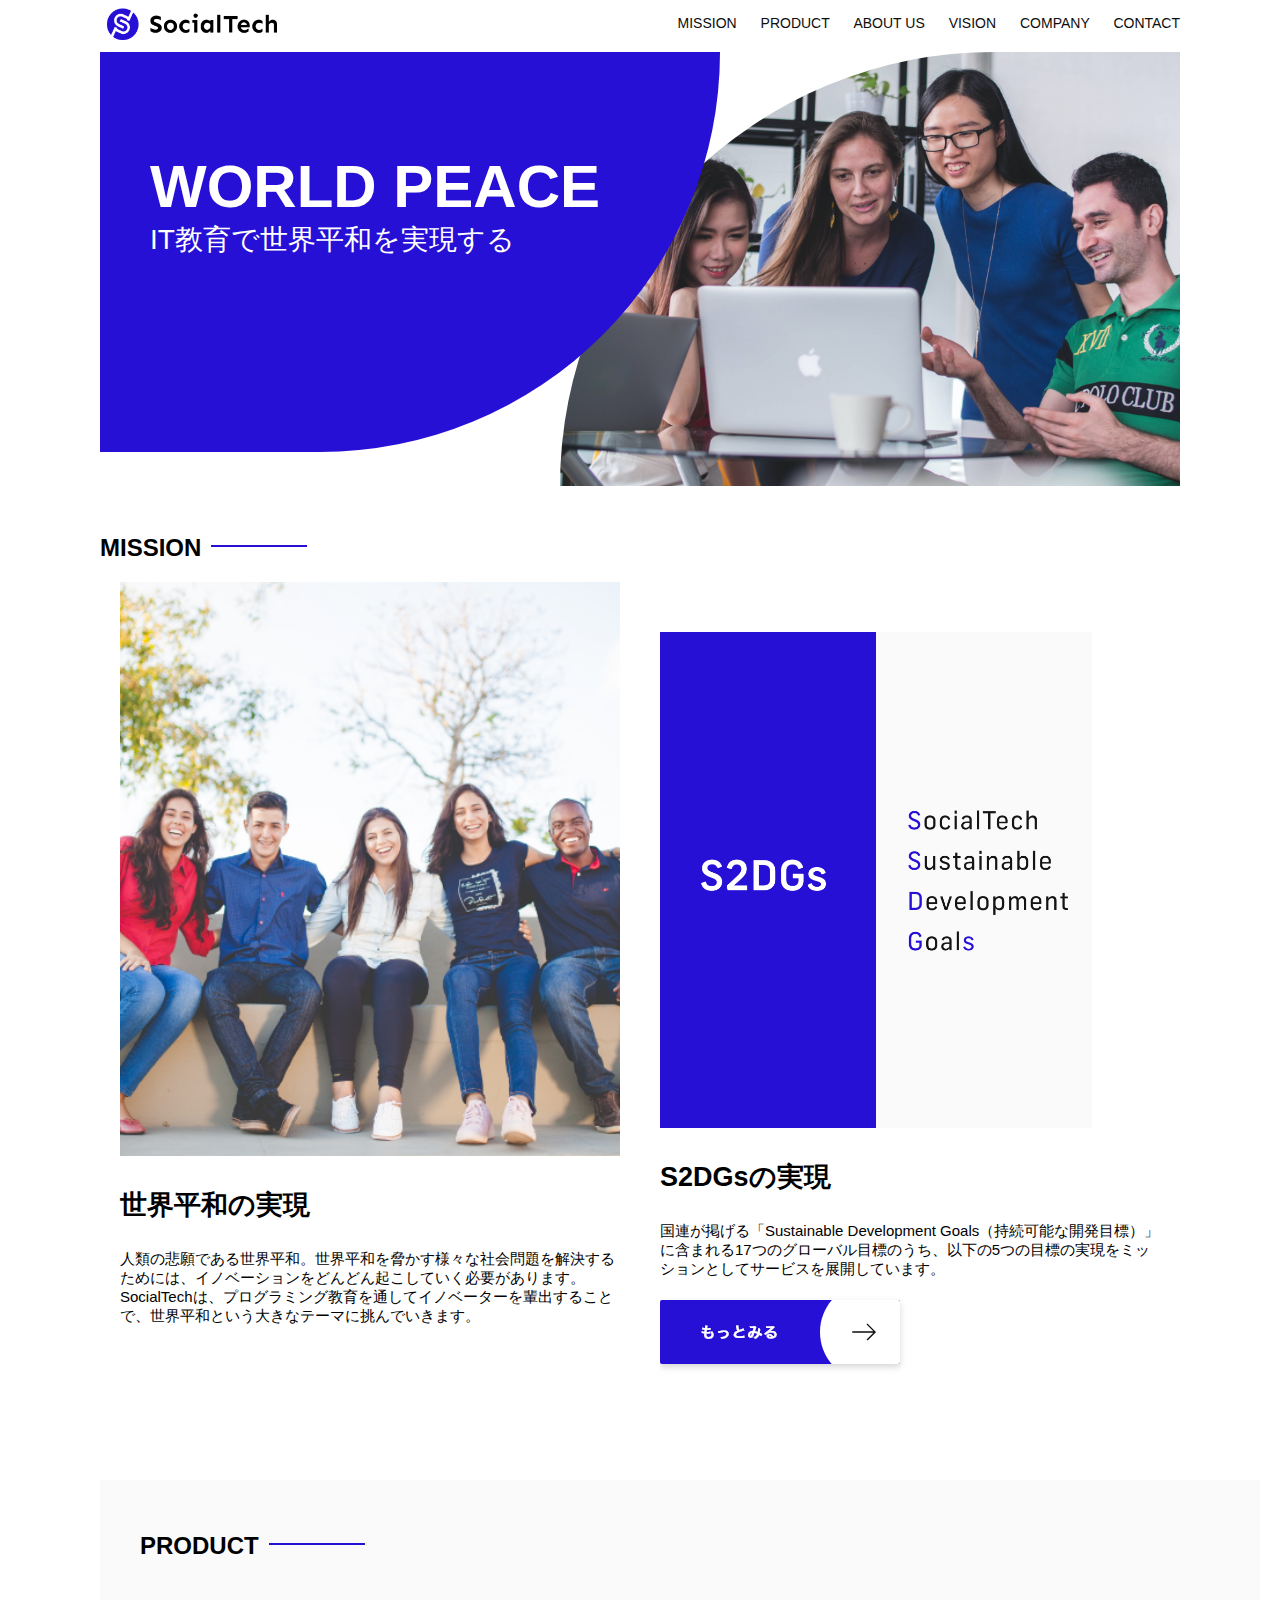
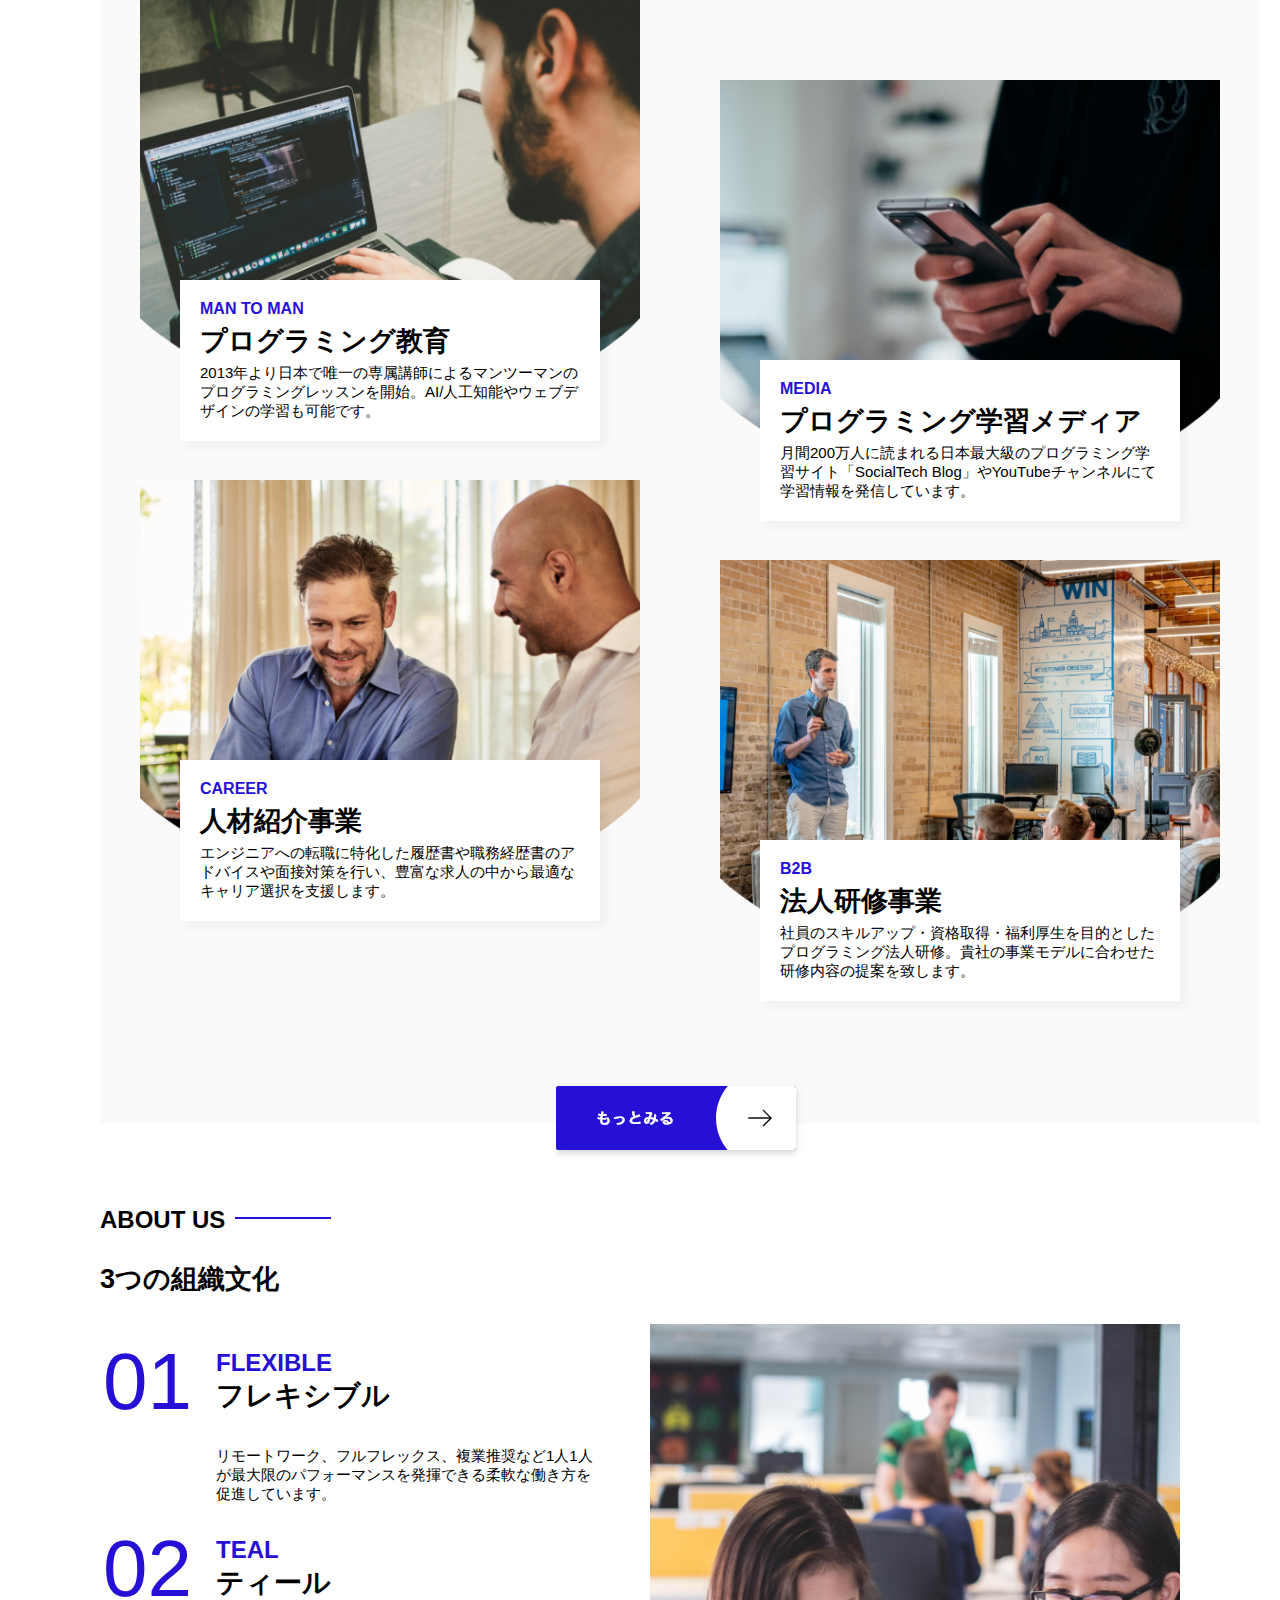
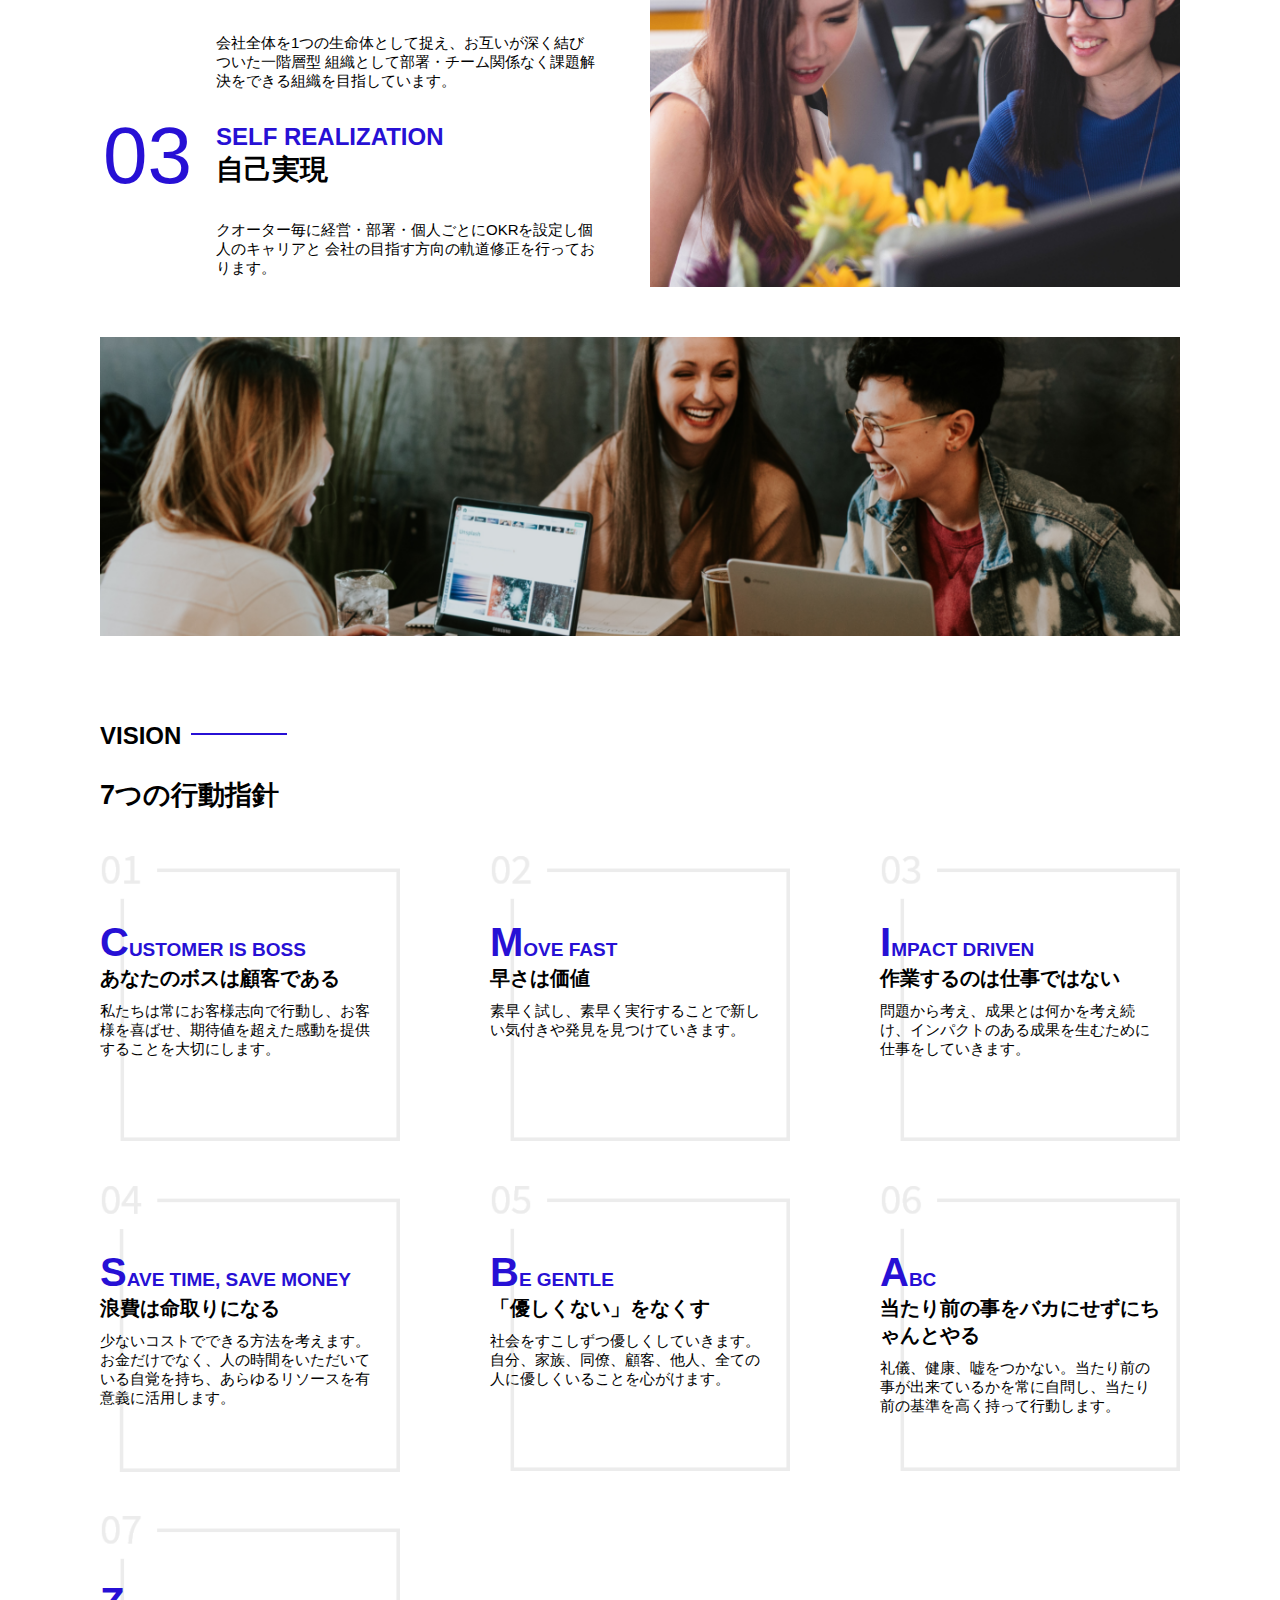
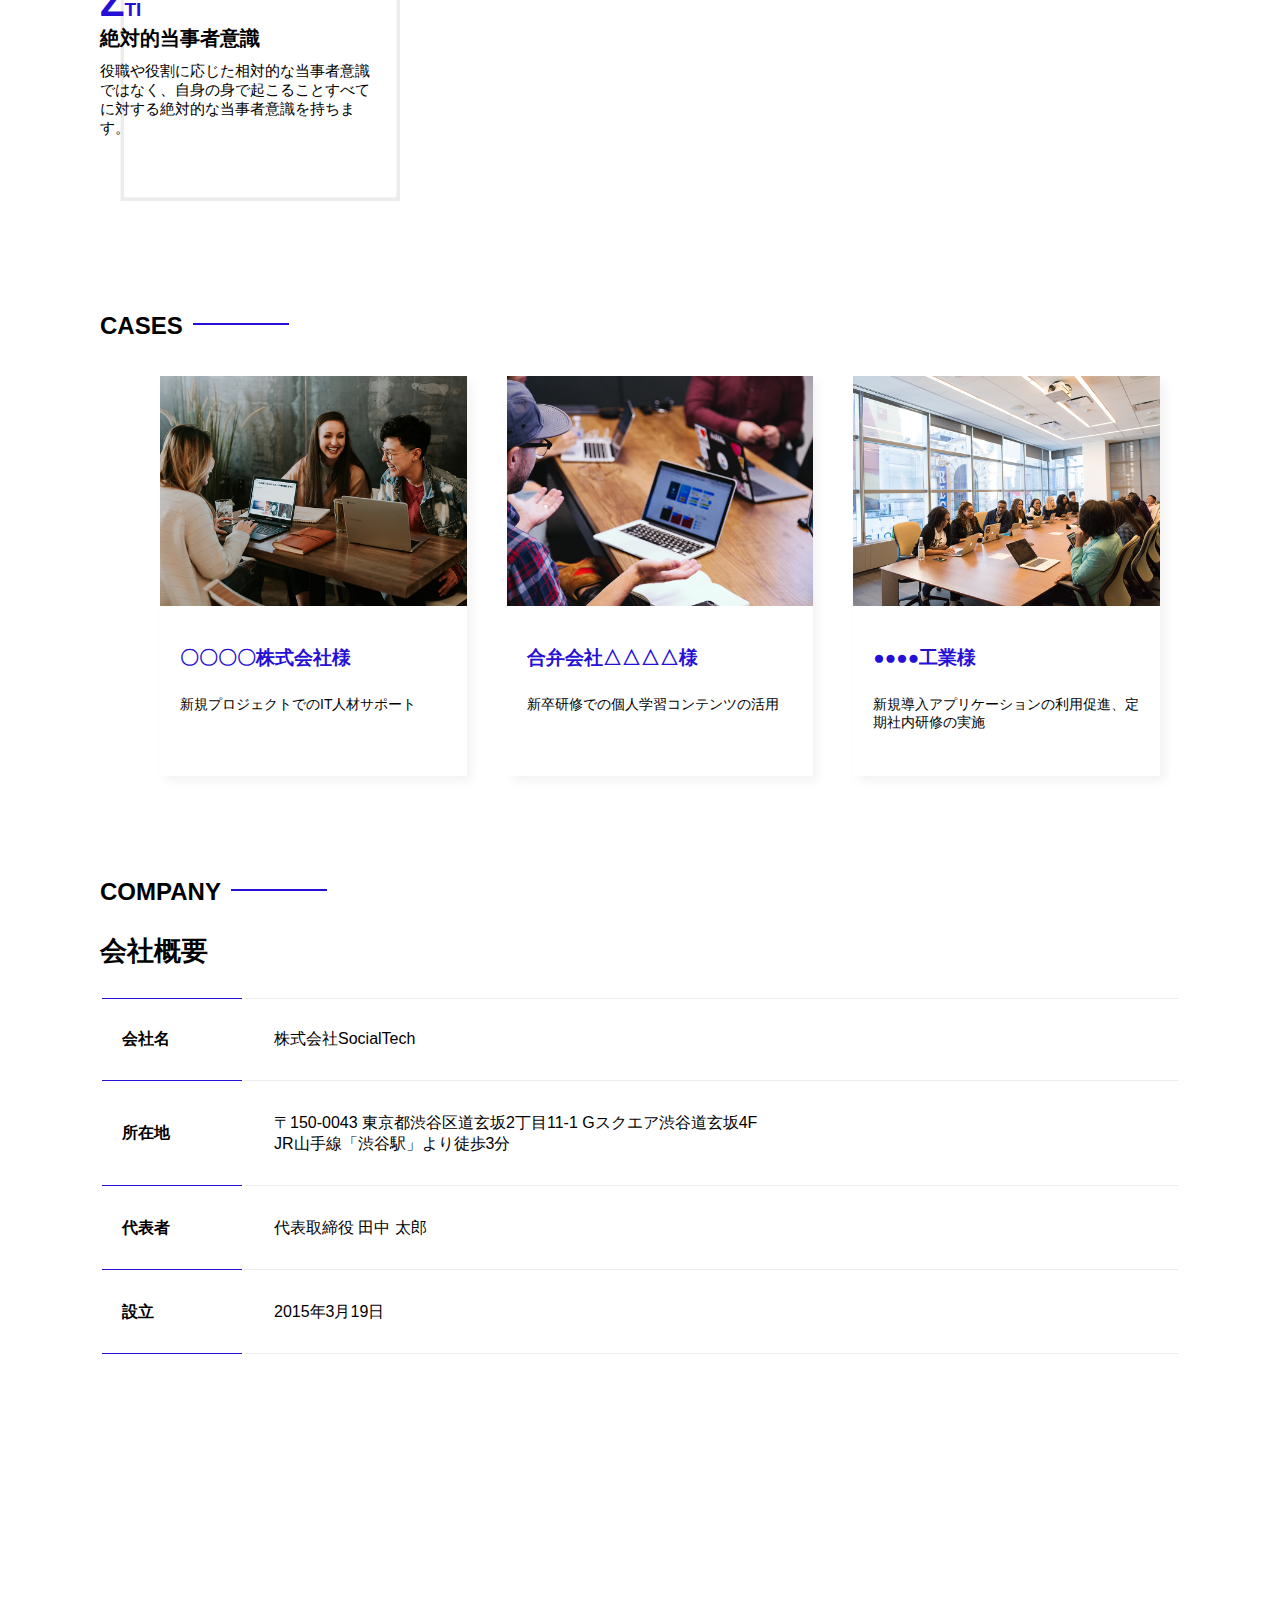
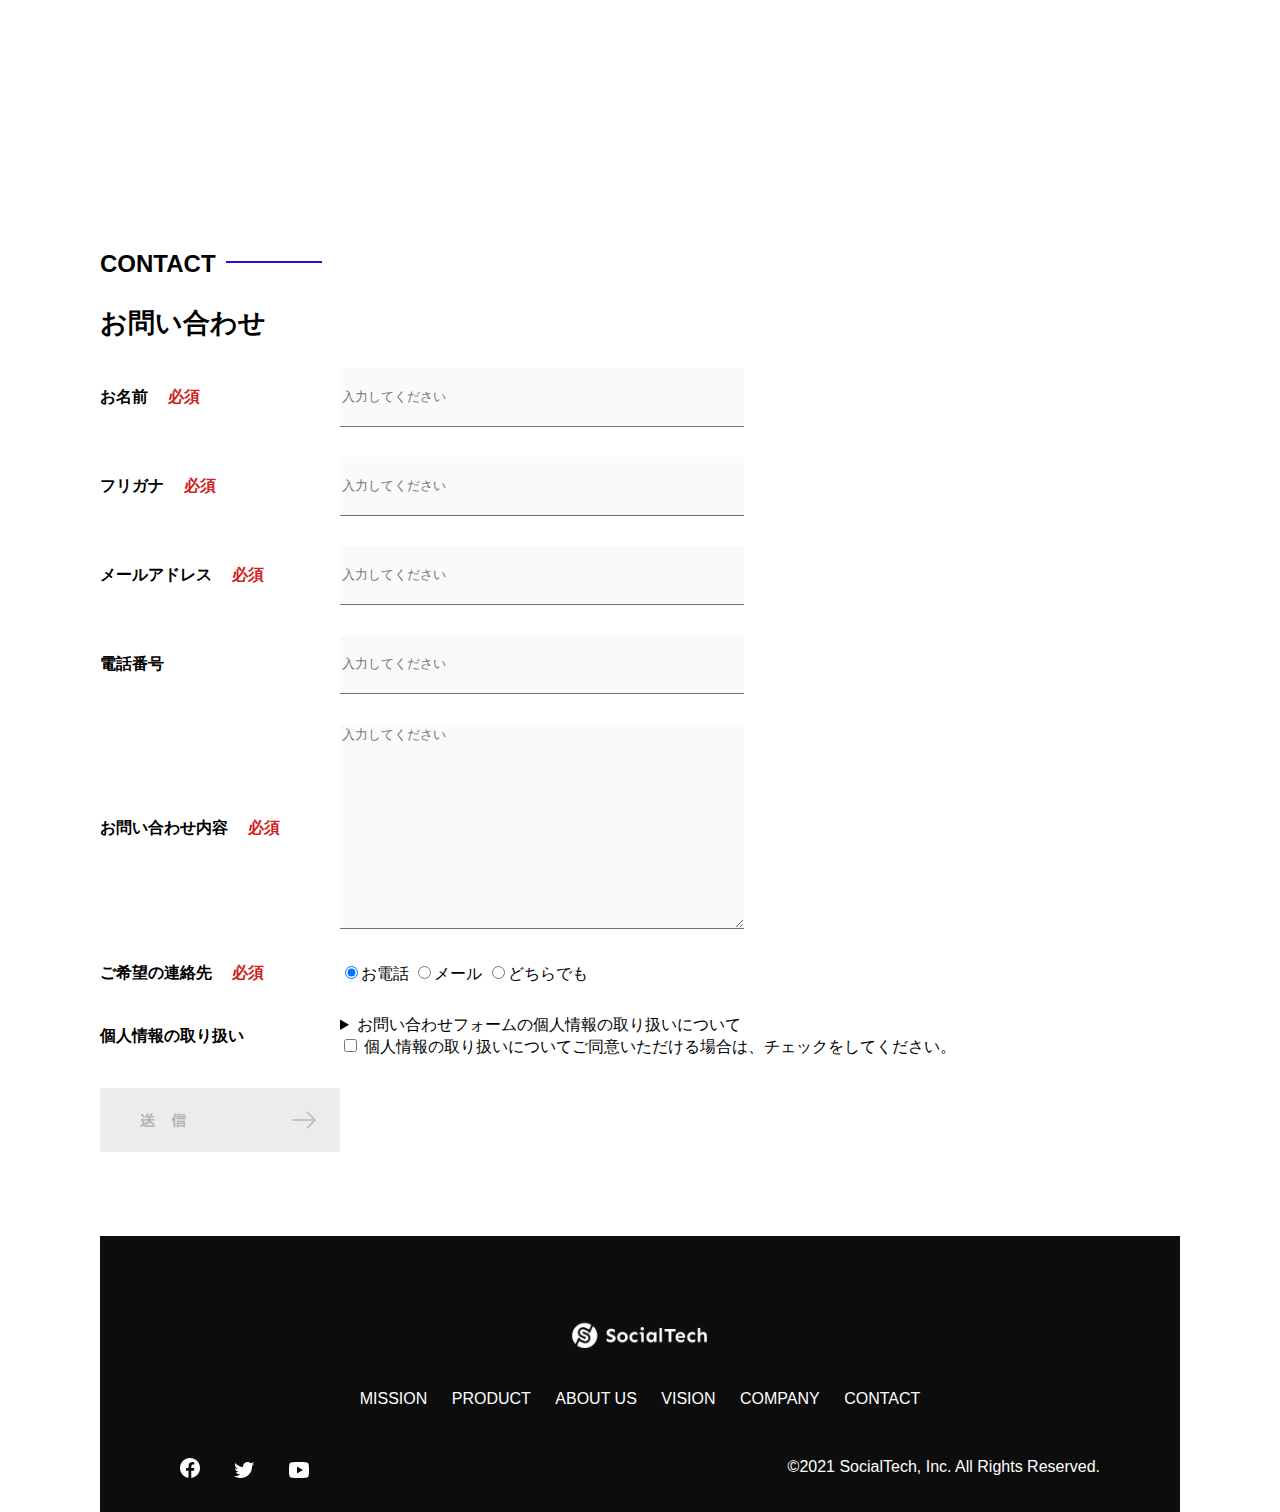
<file: kadai_012/index.html>
<!DOCTYPE html>
<html>
  <head>
    <title>SocialTech</title>
    <meta charset="UTF-8" />
    <meta
      name="description"
      content="SocialTechはEdTech業界のリーディングカンパニーを目指します。"
    />
    <meta name="viewport" content="width=device-width, initial-scale=1.0" />
    <link rel="stylesheet" href="style.css" />
  </head>
  <body>
    <!-- ヘッダー -->
    <header>
      <!-- ロゴ -->
      <a href="index.html" id="logo"
        ><img src="images/logo.png" alt="トップページに戻る"
      /></a>

      <!-- PC用ナビゲーション -->
      <nav id="nav-pc">
        <a href="mission.html">MISSION</a>
        <a href="product.html">PRODUCT</a>
        <a href="index.html#aboutus">ABOUT US</a>
        <a href="index.html#vision">VISION</a>
        <a href="index.html#company">COMPANY</a>
        <a href="index.html#contact">CONTACT</a>
      </nav>
    </header>
    <main>
      <article>
        <!-- メインビジュアル -->
        <section id="main-visual">
          <div id="main-message">
            <h1>WORLD PEACE</h1>
            <p>IT教育で世界平和を実現する</p>
          </div>
          <img
            src="images/index/index-main.png"
            alt="PCの周りに集まる多国籍の仲間たち"
          />
        </section>
        <!--ミッション-->
        <section id="mission">
          <h2 class="index-h2">MISSION</h2>
          <div id="mission-flex">
            <div>
              <img
                id="mission-photo"
                src="images/index/index-mission.png"
                alt="屋外のベンチで写真を撮影する多国籍の仲間たち"
              />
              <h3>世界平和の実現</h3>
              <p>
                人類の悲願である世界平和。世界平和を脅かす様々な社会問題を解決するためには、イノベーションをどんどん起こしていく必要があります。SocialTechは、プログラミング教育を通してイノベーターを輩出することで、世界平和という大きなテーマに挑んでいきます。
              </p>
            </div>
            <div>
              <img id="s2dgs" src="images/index/s2dgs.png" alt="S2DGs" />
              <h3>S2DGsの実現</h3>
              <p>
                国連が掲げる「Sustainable Development
                Goals（持続可能な開発目標）」に含まれる17つのグローバル目標のうち、以下の5つの目標の実現をミッションとしてサービスを展開しています。
              </p>
              <a href="mission.html">
                <img src="images/button-more.png" alt="もっとみる" />
              </a>
            </div>
          </div>
        </section>
        <!-- プロダクト -->
        <section id="product">
          <h2 class="index-h2">PRODUCT</h2>
          <div>
            <div id="product-left">
              <div>
                <img
                  class="product-photo"
                  src="images/index/index-mantoman.png"
                  alt="PCでコードを書く男性"
                />
                <div class="product-explain">
                  <span>MAN TO MAN</span>
                  <h3>プログラミング教育</h3>
                  <p>
                    2013年より日本で唯一の専属講師によるマンツーマンのプログラミングレッスンを開始。AI/人工知能やウェブデザインの学習も可能です。
                  </p>
                </div>
              </div>
              <div>
                <img
                  class="product-photo"
                  src="images/index/index-career.png"
                  alt="笑顔で話し合う2人の男性"
                />
                <div class="product-explain">
                  <span>CAREER</span>
                  <h3>人材紹介事業</h3>
                  <p>
                    エンジニアへの転職に特化した履歴書や職務経歴書のアドバイスや面接対策を行い、豊富な求人の中から最適なキャリア選択を支援します。
                  </p>
                </div>
              </div>
            </div>
            <div id="product-right">
              <div>
                <img
                  class="product-photo"
                  src="images/index/index-media.png"
                  alt="スマートフォンを操作する人"
                />
                <div class="product-explain">
                  <span>MEDIA</span>
                  <h3>プログラミング学習メディア</h3>
                  <p>
                    月間200万人に読まれる日本最大級のプログラミング学習サイト「SocialTech
                    Blog」やYouTubeチャンネルにて学習情報を発信しています。
                  </p>
                </div>
              </div>
              <div>
                <img
                  class="product-photo"
                  src="images/index/index-b2b.png"
                  alt="講演中の男性とそれを聴く人々"
                />
                <div class="product-explain">
                  <span>B2B</span>
                  <h3>法人研修事業</h3>
                  <p>
                    社員のスキルアップ・資格取得・福利厚生を目的としたプログラミング法人研修。貴社の事業モデルに合わせた研修内容の提案を致します。
                  </p>
                </div>
              </div>
            </div>
          </div>
          <div>
            <a id="product-more" href="product.html">
              <img src="images/button-more.png" alt="もっとみる" />
            </a>
          </div>
        </section>
        <!---ABOUT US-->
        <section id="aboutus">
          <h2 class="index-h2">ABOUT US</h2>
          <h3>3つの組織文化</h3>
          <div>
            <table class="culture-table">
              <tr>
                <td>
                  <span class="culture-num">01</span>
                </td>
                <td>
                  <span class="culture-en">FLEXIBLE</span>
                  <span class="culture-jp">フレキシブル</span>
                </td>
              </tr>
              <tr>
                <td>
                  <!--空のセル-->
                </td>
                <td>
                  <p class="culture-description">
                    リモートワーク、フルフレックス、複業推奨など1人1人が最大限のパフォーマンスを発揮できる柔軟な働き方を促進しています。
                  </p>
                </td>
              </tr>
              <tr>
                <td>
                  <span class="culture-num">02</span>
                </td>
                <td>
                  <span class="culture-en">TEAL</span>
                  <span class="culture-jp">ティール</span>
                </td>
              </tr>
              <tr>
                <td>
                  <!--空のセル-->
                </td>
                <td>
                  <p class="culture-description">
                    会社全体を1つの生命体として捉え、お互いが深く結びついた一階層型
                    組織として部署・チーム関係なく課題解決をできる組織を目指しています。
                  </p>
                </td>
              </tr>
              <tr>
                <td>
                  <span class="culture-num">03</span>
                </td>
                <td>
                  <span class="culture-en">SELF REALIZATION</span>
                  <span class="culture-jp">自己実現</span>
                </td>
              </tr>
              <tr>
                <td>
                  <!--空のセル-->
                </td>
                <td>
                  <p class="culture-description">
                    クオーター毎に経営・部署・個人ごとにOKRを設定し個人のキャリアと
                    会社の目指す方向の軌道修正を行っております。
                  </p>
                </td>
              </tr>
            </table>
            <img
              class="culture-img"
              src="images/index/index-aboutus1.png"
              alt="笑顔で話し合う2人の女性"
            />
          </div>
          <img
            class="culture-img2"
            src="images/index/index-aboutus2.png"
            alt="笑顔で話し合う3人の男女"
          />
        </section>
        <!-- VISION -->
        <section id="vision">
          <h2 class="index-h2">VISION</h2>
          <h3>7つの行動指針</h3>
          <div>
            <div class="vision-box">
              <img src="images/index/vision-01.png" alt="01" />
              <span>
                <h4>CUSTOMER IS BOSS</h4>
                <h5>あなたのボスは顧客である</h5>
                <p>
                  私たちは常にお客様志向で行動し、お客様を喜ばせ、期待値を超えた感動を提供することを大切にします。
                </p>
              </span>
            </div>
            <div class="vision-box">
              <img src="images/index/vision-02.png" alt="02" />
              <span>
                <h4>MOVE FAST</h4>
                <h5>早さは価値</h5>
                <p>
                  素早く試し、素早く実行することで新しい気付きや発見を見つけていきます。
                </p>
              </span>
            </div>
            <div class="vision-box">
              <img src="images/index/vision-03.png" alt="03" />
              <span>
                <h4>IMPACT DRIVEN</h4>
                <h5>作業するのは仕事ではない</h5>
                <p>
                  問題から考え、成果とは何かを考え続け、インパクトのある成果を生むために仕事をしていきます。
                </p>
              </span>
            </div>
            <div class="vision-box">
              <img src="images/index/vision-04.png" alt="04" />
              <span>
                <h4>SAVE TIME, SAVE MONEY</h4>
                <h5>浪費は命取りになる</h5>
                <p>
                  少ないコストでできる方法を考えます。お金だけでなく、人の時間をいただいている自覚を持ち、あらゆるリソースを有意義に活用します。
                </p>
              </span>
            </div>
            <div class="vision-box">
              <img src="images/index/vision-05.png" alt="05" />
              <span>
                <h4>BE GENTLE</h4>
                <h5>「優しくない」をなくす</h5>
                <p>
                  社会をすこしずつ優しくしていきます。自分、家族、同僚、顧客、他人、全ての人に優しくいることを心がけます。
                </p>
              </span>
            </div>
            <div class="vision-box">
              <img src="images/index/vision-06.png" alt="06" />
              <span>
                <h4>ABC</h4>
                <h5>当たり前の事をバカにせずにちゃんとやる</h5>
                <p>
                  礼儀、健康、嘘をつかない。当たり前の事が出来ているかを常に自問し、当たり前の基準を高く持って行動します。
                </p>
              </span>
            </div>
            <div class="vision-box">
              <img src="images/index/vision-07.png" alt="07" />
              <span>
                <h4>ZTI</h4>
                <h5>絶対的当事者意識</h5>
                <p>
                  役職や役割に応じた相対的な当事者意識ではなく、自身の身で起こることすべてに対する絶対的な当事者意識を持ちます。
                </p>
              </span>
            </div>
          </div>
        </section>
        <!-- CASES -->
        <section id="cases">
          <h2 class="index-h2">CASES</h2>
          <ul>
            <li class="case-card">
              <img class="case-imgsrc" src="images/index/case-1.png" alt="仲良く語り合う3人">
              <div class="case-info">
                <h4 class="case-name">〇〇〇〇株式会社様</h4>
                <p class="case-content">新規プロジェクトでのIT人材サポート</p>
              </div>
            </li>
            <li class="case-card">
              <img class="case-imgsrc" src="images/index/case-2.png" alt="PCでコンテンツを見る">
              <div class="case-info">
                <h4 class="case-name">合弁会社△△△△様</h4>
                <p class="case-content">新卒研修での個人学習コンテンツの活用</p>
              </div>
            </li>
            <li class="case-card">
              <img class="case-imgsrc" src="images/index/case-3.png" alt="社内研修中の会議室">
              <div class="case-info">
                <h4 class="case-name">	●●●●工業様</h4>
                <p class="case-content">新規導入アプリケーションの利用促進、定期社内研修の実施</p>
              </div>
            </li>
          </ul>
        </section>

        <!-- COMPANY -->
        <section id="company">
          <h2 class="index-h2">COMPANY</h2>
          <h3>会社概要</h3>
          <table id="company-table">
            <tr>
              <th class="tableheader-first">会社名</th>
              <td class="cell-first">株式会社SocialTech</td>
            </tr>
            <tr>
              <th class="tableheader">所在地</th>
              <td class="cell">
                〒150-0043 東京都渋谷区道玄坂2丁目11-1 Gスクエア渋谷道玄坂4F<br />JR山手線「渋谷駅」より徒歩3分
              </td>
            </tr>
            <tr>
              <th class="tableheader">代表者</th>
              <td class="cell">代表取締役 田中 太郎</td>
            </tr>
            <tr>
              <th class="tableheader">設立</th>
              <td class="cell">2015年3月19日</td>
            </tr>
          </table>
          <iframe
            src="https://www.google.com/maps/embed?pb=!1m18!1m12!1m3!1d3241.7759544892483!2d139.69399665123464!3d35.65789123876098!2m3!1f0!2f0!3f0!3m2!1i1024!2i768!4f13.1!3m3!1m2!1s0x60188caa0042e8d1%3A0xba130bea826a7aa2!2z44CSMTUwLTAwNDMg5p2x5Lqs6YO95riL6LC35Yy66YGT546E5Z2C77yS5LiB55uu77yR77yR4oiS77yR!5e0!3m2!1sja!2sjp!4v1636872991912!5m2!1sja!2sjp"
            style="border: 0"
            allowfullscreen=""
            loading="lazy"
          >
          </iframe>
        </section>
        <!-- お問い合わせフォーム -->
        <section id="contact">
          <h2 class="index-h2">CONTACT</h2>
          <h3>お問い合わせ</h3>
          <form>
            <div>
              <div class="contact-heading">
                <label class="contact-label"
                  >お名前<span class="contact-span">必須</span></label
                >
              </div>
              <div class="contact-form">
                <input
                  type="text"
                  name="name"
                  placeholder="入力してください"
                  class="contact-textbox"
                />
              </div>
            </div>
            <div>
              <div class="contact-heading">
                <label class="contact-label"
                  >フリガナ<span class="contact-span">必須</span></label
                >
              </div>
              <div>
                <input
                  type="text"
                  name="hurigana"
                  placeholder="入力してください"
                  class="contact-textbox"
                />
              </div>
            </div>
            <div>
              <div class="contact-heading">
                <label class="contact-label"
                  >メールアドレス<span class="contact-span">必須</span></label
                >
              </div>
              <div>
                <input
                  type="text"
                  name="email"
                  placeholder="入力してください"
                  class="contact-textbox"
                />
              </div>
            </div>
            <div>
              <div class="contact-heading">
                <label class="contact-label">電話番号</label>
              </div>
              <div>
                <input
                  type="text"
                  name="tel"
                  placeholder="入力してください"
                  class="contact-textbox"
                />
              </div>
            </div>
            <div>
              <div class="contact-heading">
                <label class="contact-label"
                  >お問い合わせ内容<span class="contact-span">必須</span></label
                >
              </div>
              <div>
                <textarea
                  class="contact-textarea"
                  placeholder="入力してください"
                  name="message"
                ></textarea>
              </div>
            </div>
            <div>
              <div class="contact-heading">
                <label class="contact-label"
                  >ご希望の連絡先<span class="contact-span">必須</span></label
                >
              </div>
              <div>
                <input
                  class="radiobutton"
                  type="radio"
                  value="tel"
                  name="contact"
                  checked
                /><label>お電話</label>
                <input
                  class="radiobutton"
                  type="radio"
                  value="mail"
                  name="contact"
                /><label>メール</label>
                <input
                  class="radiobutton"
                  type="radio"
                  value="both"
                  name="contact"
                /><label>どちらでも</label>
              </div>
            </div>
            <div>
              <div class="contact-heading">
                <label class="contact-label">個人情報の取り扱い</label>
              </div>
              <div>
                <details>
                  <summary>
                    お問い合わせフォームの個人情報の取り扱いについて
                  </summary>
                  <div>
                    <span>１．組織の名称又は氏名</span><br />
                    株式会社SocialTech<br /><br />
                    <span
                      >２．個人情報保護管理者（若しくはその代理人）の氏名又は職名、所属及び連絡先
                      鈴木 一郎 コーポレート部</span
                    ><br />
                    メールアドレス：support@socialtech.net<br />
                    TEL：03-xxxx-xxxx<br />
                    <span>３．個人情報の利用目的</span><br />
                    ・本サービス及び本サービスに関連する情報の提供又はそれらに関する連絡のため<br />
                    ・ユーザーの本人確認のため<br />
                    ・当社サービスのご案内のため<br />
                    ・当社の商品等の広告または宣伝（電子メールによるものを含むものとします。）<br /><br />
                    <span>４．個人情報の取り扱い業務の委託</span><br />
                    個人情報の取扱業務の全部または一部を外部に業務委託する場合があります。<br />
                    その際、弊社は、個人情報を適切に保護できる管理体制を敷き実行していることを条件として<br />
                    委託先を厳選したうえで、機密保持契約を委託先と締結し、お客様の個人情報を厳密に管理させます。<br /><br />
                    <span>５．個人情報の開示等の請求</span><br />
                    お客様は、弊社に対してご自身の個人情報の開示等（利用目的の通知、開示、内容の訂正・追加・削除、利用の停止または消去、第三者への提供の停止）に関して、当社問合わせ窓口に申し出ることができます。<br />
                    その際、弊社はお客様ご本人を確認させていただいたうえで、合理的な期間内に対応いたします。<br /><br />
                    なお、個人情報に関する弊社問合わせ先は、次の通りです。<br /><br />
                    株式会社SocialTech　個人情報問合せ窓口<br />
                    〒150-0043　東京都渋谷区道玄坂2丁目11-1 Ｇスクエア渋谷道玄坂
                    4F<br />
                    メールアドレス：support@socialtech.net　TEL：03-xxxx-xxxx<br /><br />
                    <span>６．個人情報を提供されることの任意性について</span
                    ><br /><br />
                    お客様がご自身の個人情報を弊社に提供されるか否かは、お客様のご判断によりますが、もしご提供されない場合には、適切なサービスが提供できない場合がありますので予めご了承ください。
                  </div>
                </details>
                <input type="checkbox" name="agree" />
                <span
                  >個人情報の取り扱いについてご同意いただける場合は、チェックをしてください。</span
                >
              </div>
            </div>
            <input
              type="image"
              value="Submit"
              src="images/button-submit.png"
              alt="送信する"
            />
          </form>
        </section>
      </article>
      <footer>
        <div id="footer-logo">
          <img src="images/logo-sp.png" alt="SocialTech" />
        </div>
        <div id="footer-link">
          <a href="mission.html">MISSION</a>
          <a href="product.html">PRODUCT</a>
          <a href="index.html#aboutus">ABOUT US</a>
          <a href="index.html#vision">VISION</a>
          <a href="index.html#company">COMPANY</a>
          <a href="index.html#contact">CONTACT</a>
        </div>
        <div id="sns-footer">
          <a href="https://www.facebook.com/sejuku2013"
            ><img src="images/button-facebook.png" alt="Facebookのリンク"
          /></a>
          <a href="https://twitter.com/samuraijuku"
            ><img src="images/button-twitter.png" alt="Twitterのリンク"
          /></a>
          <a href="https://www.youtube.com/channel/UCCFOQO5aDK0xXam4cUQXT8g"
            ><img src="images/button-youtube.png" alt="YouTubeのリンク"
          /></a>
          <span id="copyright"
            >&copy;2021 SocialTech, Inc. All Rights Reserved.
          </span>
        </div>
      </footer>
    </main>
  </body>
</html>
</file>
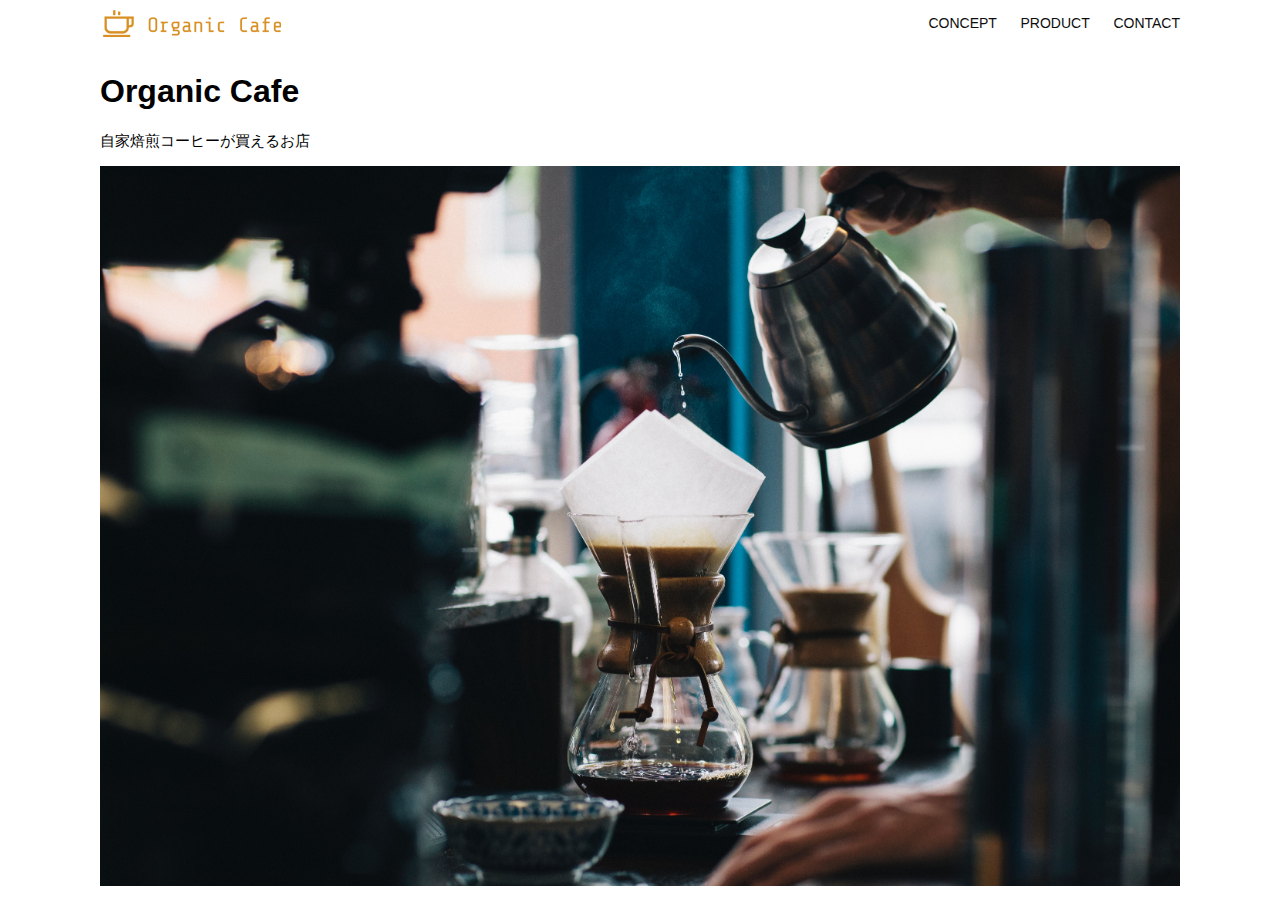
<file: kadai_013/index.html>
<!DOCTYPE html>
<html>
  <head>
    <title>Organic Cafe</title>
    <meta charset="UTF-8" />
    <meta
      name="description"
      content="自家焙煎のコーヒーがお家で楽しめるOrganic Cafe"
    />
    <meta name="viewport" content="width=device-width, initial-scale=1.0" />
    <link rel="stylesheet" href="style.css" />
  </head>
  <body>
    <!-- ヘッダー -->
    <header>
      <!-- ロゴ -->
      <a href="index.html" id="logo"
        ><img src="images/logo.png" alt="トップページに戻る"
      /></a>

      <!-- PC用ナビゲーション -->
      <nav id="nav-pc">
        <a href="index.html#concept">CONCEPT</a>
        <a href="index.html#product">PRODUCT</a>
        <a href="index.html#contact">CONTACT</a>
      </nav>
      <img id="menu-sp" src=images/button-menu.png alt=ナビゲーションを開く onclick="document.getElementById('nav-sp').style.display = 'block' " >
      <nav id="nav-sp">
        <img id="close" src="images/button-close.png" alt="ナビゲーションを閉じる" onclick="document.getElementById('nav-sp').style.display = 'none' ">
        <a id="logo-sp" href="index.html" onclick="document.getElementById('nav-sp').style.display = none">
          <img src="images/logo-sp.png" alt="トップページに戻る">
        </a>
        <a class="menu" href="index.html#concept" onclick="document.getElementById('nav-sp').style.display= 'none' ">
          CONCEPT
        </a>
        <a class="menu" href="index.html#concept" onclick="document.getElementById('nav-sp').style.display= 'none' ">
          PRODUCT
        </a>
        <a class="menu" href="index.html#concept" onclick="document.getElementById('nav-sp').style.display= 'none' ">
          CONTACT
        </a>
      </nav>
    </header>
    <main>
      <article>
        <!-- メインビジュアル -->
        <section id="main-visual">
          <div id="main-message">
            <h1>Organic Cafe</h1>
            <p>自家焙煎コーヒーが買えるお店</p>
          </div>
          <img
            src="images/main-image.jpg"
            alt="コーヒーをハンドドリップで淹れる画像"
          />
        </section>
      </article>
    </main>
  </body>
</html>
</file>
<file: kadai_012/style.css>
/* PC、スマホ共通スタイル */
body {
  font-family: "Source Sans Pro", "Hiragino Kaku Gothic ProN", Meiryo, Arial,
    sans-serif;
}

p {
  font-size: 15px;
}

/*================
PC用のスタイル 
=================*/
/* 横幅設定 */
body {
  max-width: 1080px;
  min-width: 960px;
  margin: 0 auto 0 auto;
}

/* ヘッダー */
header {
  display: flex;
  justify-content: space-between;
}

/* ナビゲーションのレイアウト */
#nav-pc {
  text-align: right;
  font-size: 14px;
  padding-top: 15px;
}

/* ナビゲーションのリンクの装飾設定 */
#nav-pc>a {
  text-decoration: none;
  margin-left: 20px;
}

#nav-pc>a:link {
  color: #0d0d0d;
}

#nav-pc>a:visited {
  color: #0d0d0d;
}

#nav-pc>a:hover {
  color: #0d0d0d;
  text-decoration: underline;
}

#nav-pc>a:active {
  color: #0d0d0d;
}

/* メインビジュアル*/
#main-visual {
  position: relative;
  height: 400px;
}

#main-message {
  position: absolute;
  top: 0;
  left: 0;
  background-color: #2710d5;
  color: #ffffff;
  border-radius: 0 0 476px 0;
  max-width: 620px;
  height: 100%;
  width: 100%;
  z-index: 11;
}

#main-message>h1 {
  font-size: 60px;
  font-weight: bold;
  margin: 100px 0 0 50px;
}

#main-message>p {
  font-size: 28px;
  margin: 0 0 0 50px;
}

#main-visual>img {
  max-width: 620px;
  border-radius: 476px 0 0 0;
  position: absolute;
  top: 0;
  right: 0;
  z-index: 10;
}

/* 見出し */
h2 {
  margin: 40px 0 0 0;
}

h2::after {
  content: url("images/line.png");
  margin-left: 10px;
}

h3 {
  font-size: 27px;
}

/* ミッション */
#mission {
  margin: 80px auto 80px auto;
  width: 100%;
}

#mission-flex {
  width: 100%;
  display: flex;
}

#mission-flex>div {
  width: 50%;
  margin: 20px;
}

#mission-photo {
  width: 100%;
}

#s2dgs {
  margin-top: 50px;
}

/* プロダクト */
#product {
  background-color: #fafafa;
  width: 100%;
  margin: 80px 0 80px 0;
  padding: 10px 40px 0px 40px;
}

/* 外枠 */
#product>div {
  margin-top: 40px;
  display: flex;
}

/* 左のカラム */
#product-left {
  width: 50%;
  margin-right: 20px;
}

/* 右のカラム */
#product-right {
  width: 50%;
  margin-left: 20px;
  margin-top: 80px;
}

/* 画像＋説明の枠 */
#product-left>div {
  position: relative;
  height: 480px;
  margin-right: 20px;
}

#product-right>div {
  position: relative;
  height: 480px;
  margin-left: 20px;
}

/* 画像 */
.product-photo {
  width: 100%;
}

/* 説明文の枠 */
.product-explain {
  background-color: #ffffff;
  position: absolute;
  left: 0;
  top: 280px;
  margin: 0 40px 0 40px;
  padding: 20px;
  box-shadow: 5px 5px 10px rgba(0, 0, 0, 0.05);
}

/* 説明文の英語 */
.product-explain>span {
  color: #2710d5;
  font-weight: bold;
  font-size: 16px;
  margin: 0;
}

/* 説明文の見出し */
.product-explain>h3 {
  margin: 5px 0 5px 0;
}

/* 説明文 */
.product-explain>p {
  margin: 0;
}

/* 「もっとみる」ボタン */
#product-more {
  margin: 0 auto -42px auto;
}

/* ABOUT US */
#aboutus {
  margin: 80px auto 80px auto;
}

/* 3つの組織文化と画像を入れる枠 */
#aboutus>div {
  display: flex;
}

/* 画像 */
.culture-img {
  width: 100%;
  align-self: flex-start;
}

.culture-img2 {
  margin-top: 50px;
  width: 100%;
}

/* 3つの組織文化の表 */
.culture-table {
  max-width: 500px;
  margin-right: 50px;
}

/* 番号 */
.culture-num {
  font-size: 80px;
  color: #2710d5;
  margin: 0 20px 0 0;
}

/* 組織文化英語 */
.culture-en {
  color: #2710d5;
  font-weight: bold;
  font-size: 24px;
  display: block;
}

/* 組織文化日本語 */
.culture-jp {
  font-size: 28px;
  font-weight: bold;
}

/* 説明文 */
.culture-description {
  margin: 0;
}

/* ビジョン */
#vision {
  margin: 80px auto 80px auto;
}

/* セクション内の外枠 */
#vision>div {
  width: 100%;
  display: flex;
  justify-content: space-between;
  flex-wrap: wrap;
}

/* 7つの行動指針の枠 */
.vision-box {
  width: 300px;
  height: 300px;
  margin-bottom: 30px;
  position: relative;
}

.vision-box>img {
  width: 100%;
  height: auto;
  position: absolute;
  top: 0;
  left: 0;
  z-index: 30;
}

.vision-box>span {
  position: absolute;
  top: 0;
  left: 0;
  z-index: 31;
  margin-right: 20px;
}

.vision-box>span>h4 {
  color: #2710d5;
  font-size: 19px;
  margin: 80px 0 0 0;
  Ï
}

.vision-box>span>h4::first-letter {
  font-size: 40px;
}

.vision-box>span>h5 {
  font-size: 20px;
  margin: 0 0 0 0;
}

.vision-box>span>p {
  margin: 10px 0 0 0;
}

/* ケース */
#cases {
  margin: 80px auto 80px auto;
}

ul {
  display: flex;
  list-style: none;
}

li {
  width: 33%;
  margin: 20px;
}

.case-card {
  background-color: #ffffff;
  min-height: 400px;
  box-shadow: 5px 5px 10px rgba(0, 0, 0, 0.05);
}

.case-imgsrc {
  width: 100%;
}

.case-info {
  padding: 10px 20px;
}

.case-name {
  color: #2710d5;
  font-size: 19px;
}

.case-content {
  font-size: 14px;
}

/* 会社概要 */
#company {
  margin: 80px auto 80px auto;
}

#company-table {
  width: 100%;
}

.tableheader {
  text-align: left;
  padding: 20px;
  border-bottom-color: #2710d5;
  border-bottom-width: 1px;
  border-bottom-style: solid;
  width: 100px;
}

.tableheader-first {
  text-align: left;
  padding: 20px;
  border-bottom-color: #2710d5;
  border-bottom-width: 1px;
  border-bottom-style: solid;
  border-top-color: #2710d5;
  border-top-width: 1px;
  border-top-style: solid;
  width: 100px;
}

.cell {
  padding: 30px;
  border-bottom-color: #ececec;
  border-bottom-width: 1px;
  border-bottom-style: solid;
}

.cell-first {
  padding: 30px;
  border-bottom-color: #ececec;
  border-bottom-width: 1px;
  border-bottom-style: solid;
  border-top-color: #ececec;
  border-top-width: 1px;
  border-top-style: solid;
}

#company>iframe {
  width: 100%;
  height: 368px;
  margin-top: 40px;
}

/* お問い合わせ */
#contact {
  margin: 80px auto 80px auto;
}

/* 外枠 */
#contact>form>div {
  display: flex;
  flex-direction: row;
  flex-wrap: wrap;
  padding-bottom: 30px;
}

/* 左列の見出し */
.contact-heading {
  width: 240px;
  align-self: center;
}

/* 見出しのラベル */
.contact-label {
  font-weight: bold;
}

/* 必須 */
.contact-span {
  color: #ce2222;
  margin: 0 0 0 20px;
  font-weight: bold;
}

/* テキストボックス */
.contact-textbox {
  border-top: 0;
  border-left: 0;
  border-right: 0;
  border-bottom-width: 1px;
  border-bottom-color: #707070;
  border-bottom-style: solid;
  background-color: #fafafa;
  width: 400px;
  height: 56px;
}

/* お問い合わせ内容のテキストエリア */
.contact-textarea {
  border-top: 0;
  border-left: 0;
  border-right: 0;
  border-bottom-width: 1px;
  border-bottom-color: #707070;
  border-bottom-style: solid;
  background-color: #fafafa;
  width: 400px;
  height: 200px;
}

/* 個人情報の取り扱い */
details {
  width: 700px;
}

details>div {
  background-color: #fafafa;
  padding: 20px;
}

details>div>span {
  font-weight: bold;
}

/* フッター */
footer {
  background-color: #0d0d0d;
  text-align: center;
  padding: 80px 80px 30px 80px;
}

#footer-logo {
  margin-bottom: 30px;
}

#footer-link {
  margin-bottom: 50px;
}
#footer-link > a {
  text-decoration: none;
  margin: 10px;
}
#footer-link > a:link {
  color: #ffffff;
}
#footer-link > a:visited {
  color: #ffffff;
}
#footer-link > a:hover {
  color: #ffffff;
  text-decoration: underline;
}
#footer-link > a:active {
  color: #ffffff;
}

#sns-footer {
  text-align: left;
  width: 100%;
}

#sns-footer > a {
  margin-right: 30px;
}

#copyright {
  color: #ffffff;
  float: right;
}
</file>
<file: kadai_013/style.css>
/* PC、スマホ共通スタイル */
body {
  font-family: "Source Sans Pro", "Hiragino Kaku Gothic ProN", Meiryo, Arial,
    sans-serif;
}

p {
  font-size: 15px;
}

#main-visual>img {
  width: 100%;
}

/*================
PC用のスタイル 
=================*/
@media screen and (min-width: 768px) {
  /* 横幅設定 */
  body {
    max-width: 1080px;
    min-width: 960px;
    margin: 0 auto 0 auto;
  }

  /* ヘッダー */
  header {
    display: flex;
    justify-content: space-between;
  }

  #menu-sp {
    display: none;
  }

  #nav-sp {
    display: none;
  }

  /* ナビゲーションのレイアウト */
  #nav-pc {
    text-align: right;
    font-size: 14px;
    padding-top: 15px;
  }

  /* ナビゲーションのリンクの装飾設定 */
  #nav-pc>a {
    text-decoration: none;
    margin-left: 20px;
  }

  #nav-pc>a:link {
    color: #0d0d0d;
  }

  #nav-pc>a:visited {
    color: #0d0d0d;
  }

  #nav-pc>a:hover {
    color: #0d0d0d;
    text-decoration: underline;
  }

  #nav-pc>a:active {
    color: #0d0d0d;
  }
}

/* sp */

@media screen and (max-width:767px) {
  body {
    min-width: 375px;
    margin: 0;
  }

  #nav-pc {
    display: none;
  }

  #menu-sp {
    float: right;
    padding: 0;
  }

  #nav-sp {
    background-color: #ce933e;
    position: absolute;
    left: 0;
    top: 0;
    height: 100%;
    width: 100%;
    display: none;
    z-index: 100;
  }

  #close {
    position: absolute;
    top: 20px;
    right: 20px;
  }

  #logo-sp {
    margin: 80px 0px 30px 20px;
  }

  #nav-sp > a {
    display: block;
  }

  #nav-sp > a:link {
    color: white;
  }

  #nav-sp > a:visited {
    color: white;
  }

  #nav-sp > a:hover {
    text-decoration: underline;
    color: white;
  }

  #nav-sp > .menu {
    text-decoration: none;
    display: block;
    margin: 0 20px;
    height: 44px;
    font-size: 16px;
    background-image: url("images/arrow.png");
    background-repeat: no-repeat;
    background-position: right top;

  }
}
</file>
